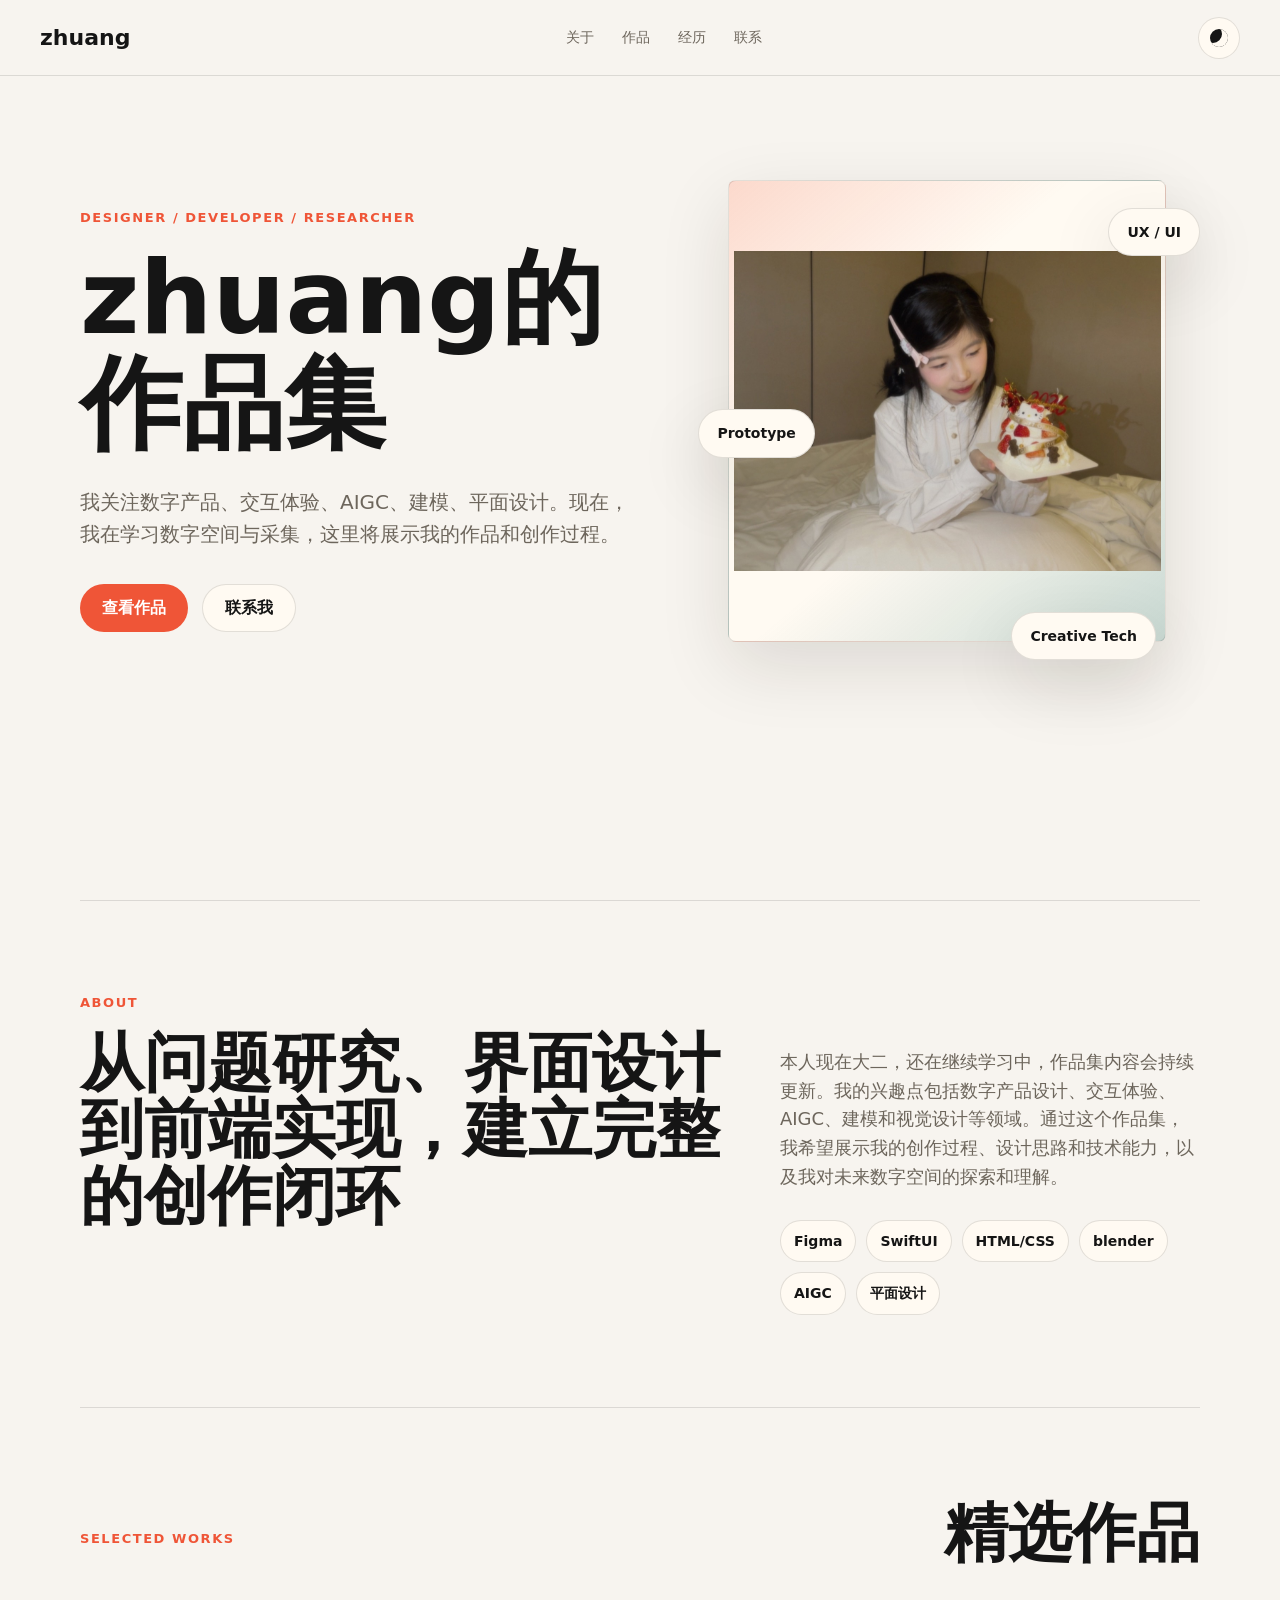
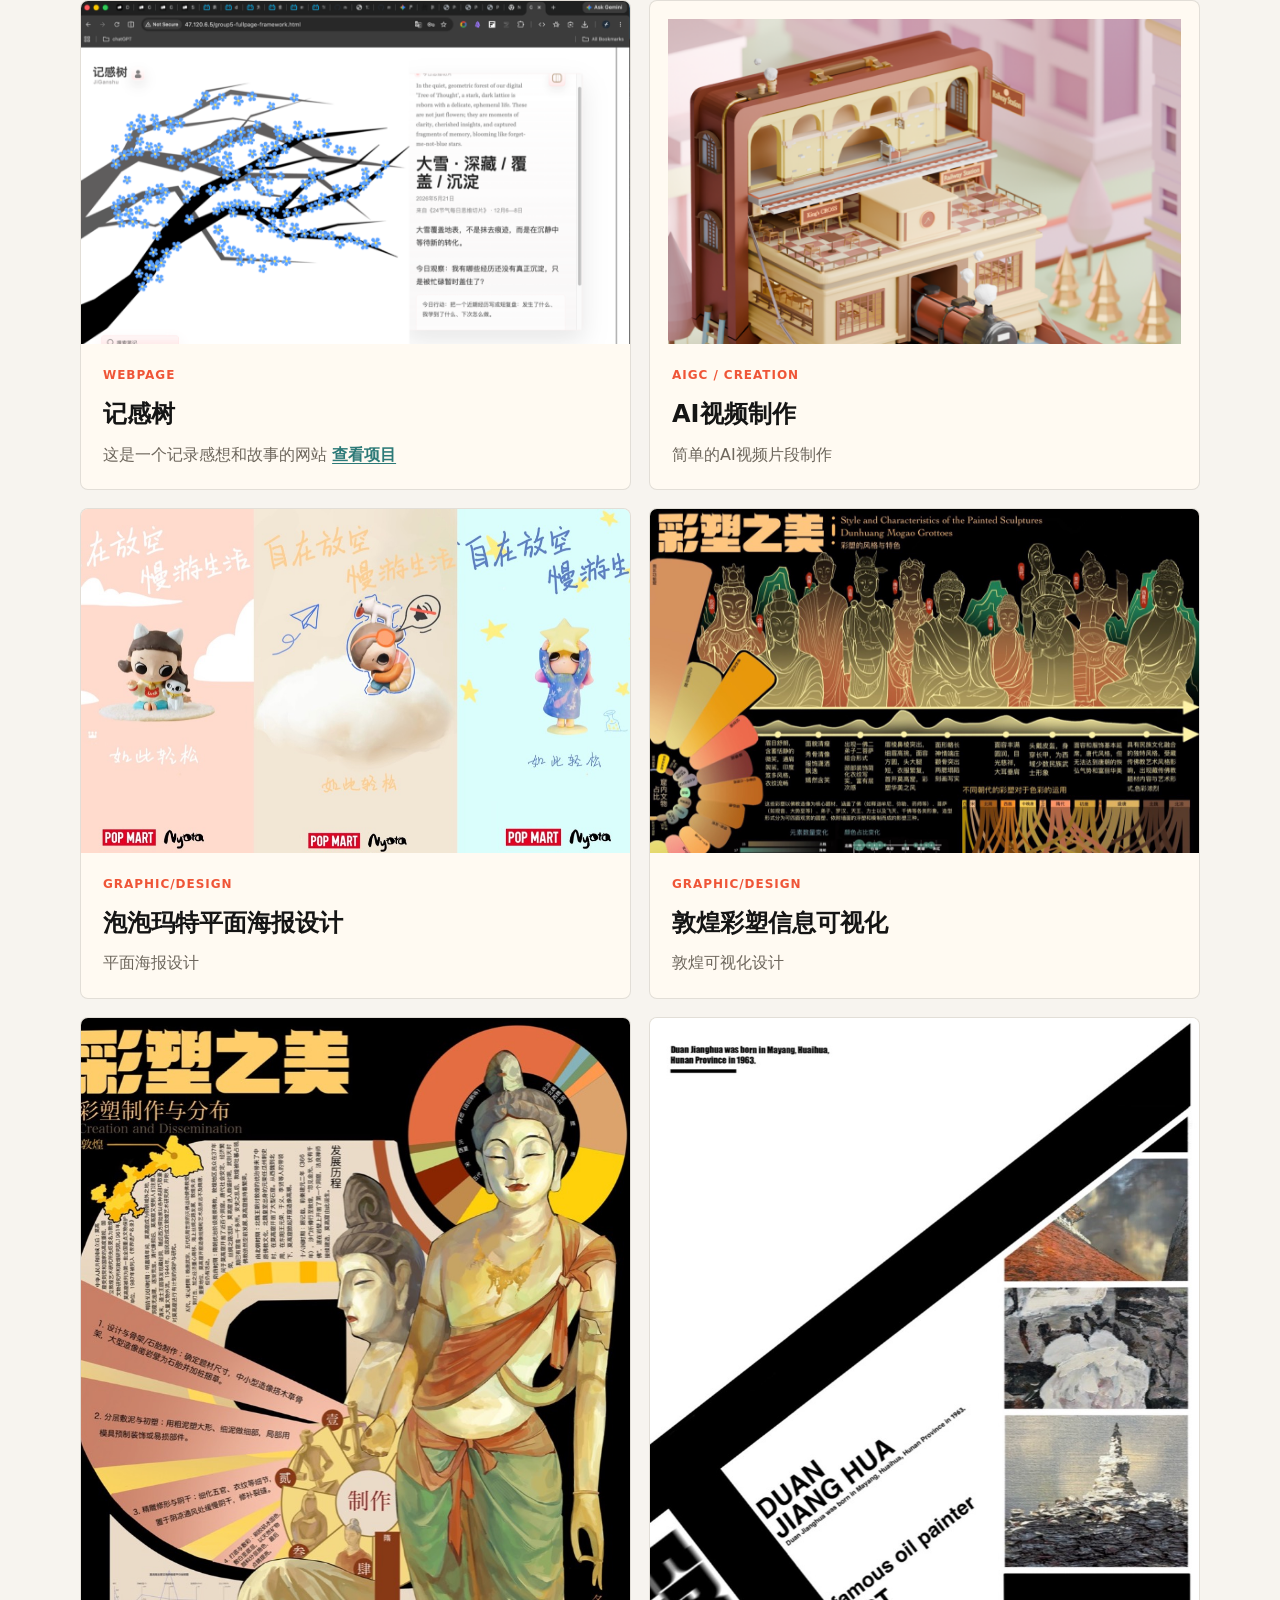
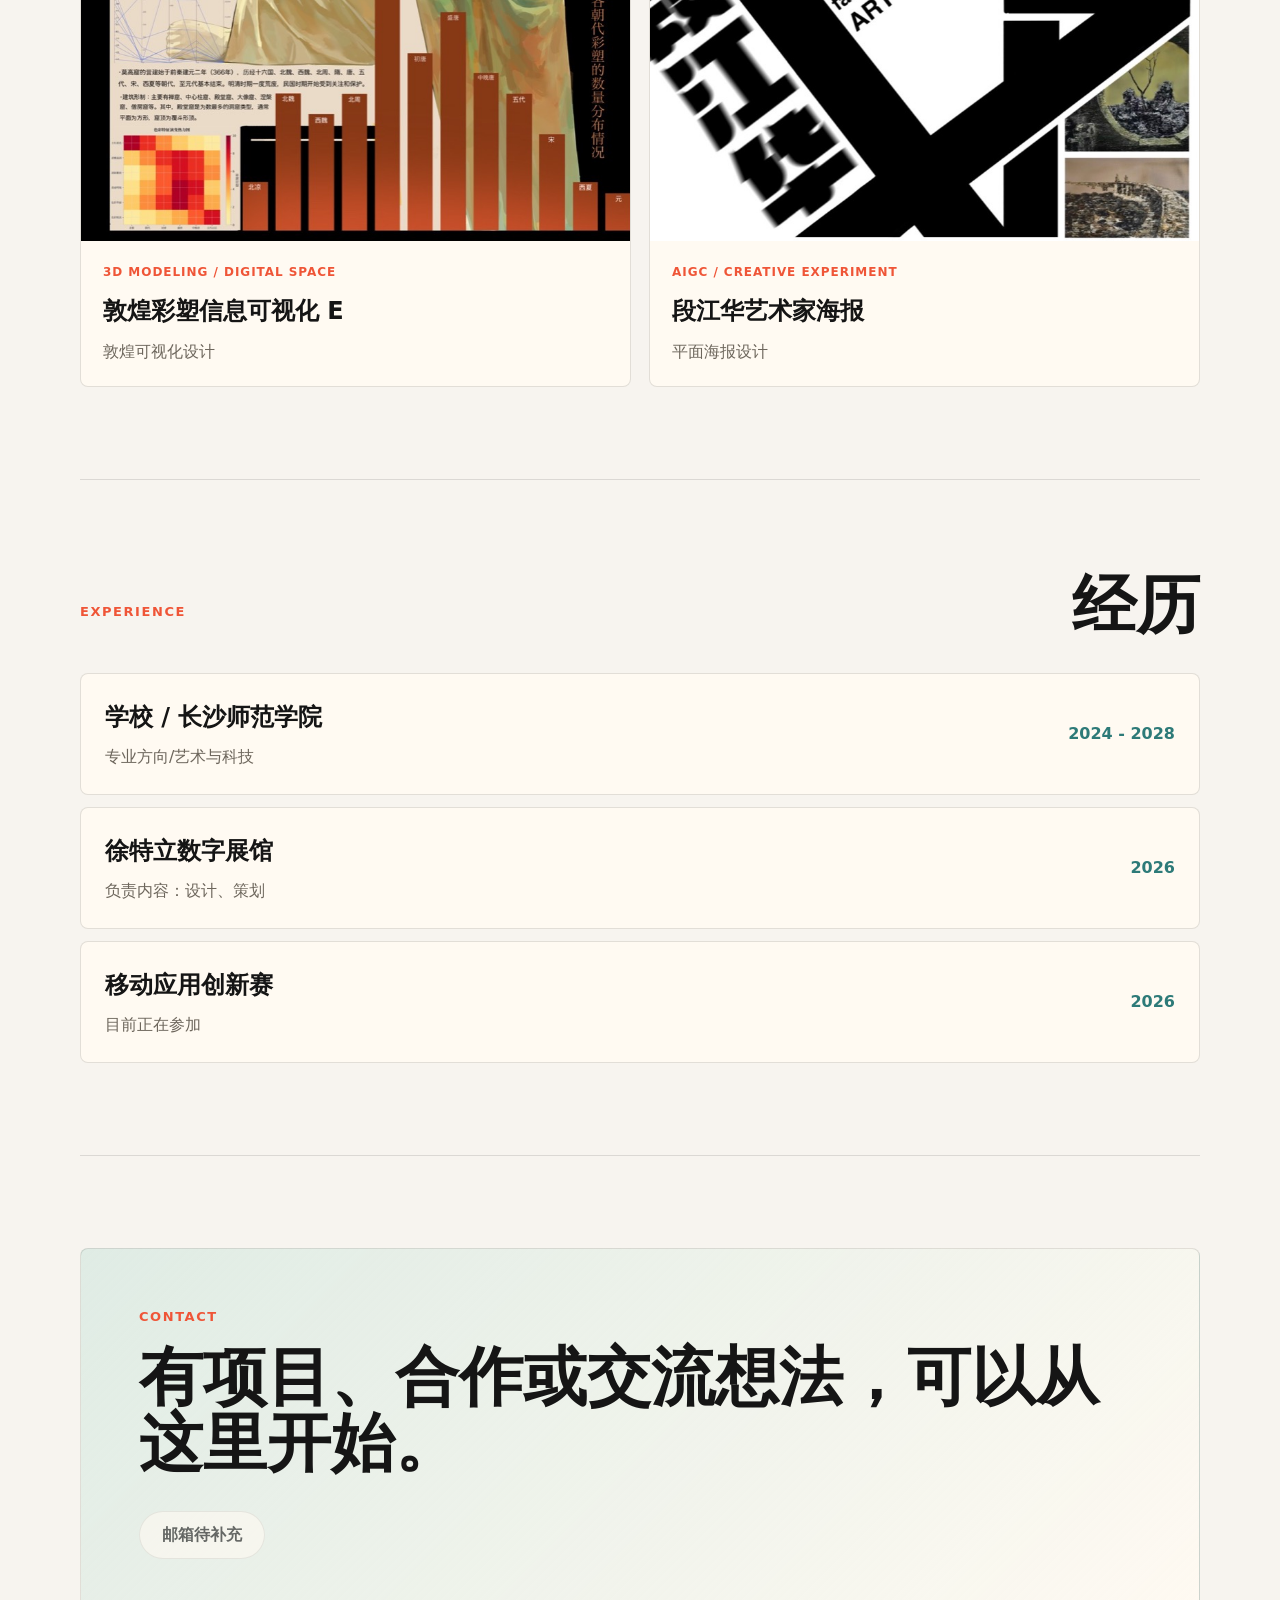
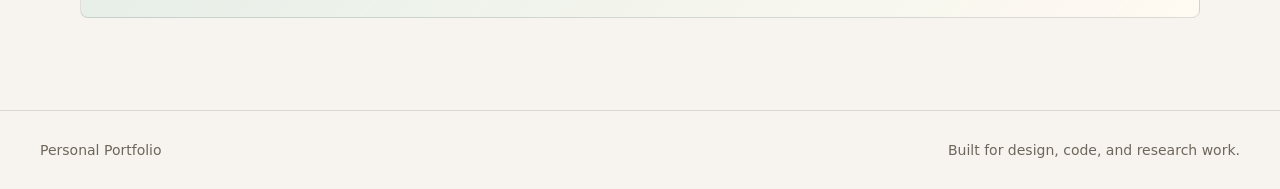
<file: index.html>
<!doctype html>
<html lang="zh-CN">
  <head>
    <meta charset="utf-8" />
    <meta name="viewport" content="width=device-width, initial-scale=1" />
    <meta
      name="description"
      content="个人作品集：展示设计、开发、研究、项目经历与联系方式。"
    />
    <title>zhuang的作品集</title>
    <script>
      let savedTheme = null;
      try {
        savedTheme = localStorage.getItem("theme");
      } catch {
        // Storage can be unavailable when the page is opened as a local file.
      }
      const prefersDark = window.matchMedia("(prefers-color-scheme: dark)").matches;
      document.documentElement.dataset.theme = savedTheme || (prefersDark ? "dark" : "light");
    </script>
    <link rel="stylesheet" href="./styles.css" />
  </head>
  <body>
    <header class="site-header">
      <a class="site-logo" href="#top" aria-label="回到首页">zhuang</a>
      <nav class="site-nav" id="siteNav" aria-label="主导航">
        <a href="#about">关于</a>
        <a href="#works">作品</a>
        <a href="#experience">经历</a>
        <a href="#contact">联系</a>
      </nav>
      <div class="header-actions">
        <button class="icon-button" id="themeToggle" type="button" aria-label="切换深浅色">
          <span class="theme-icon" aria-hidden="true"></span>
        </button>
        <button class="menu-button" id="menuToggle" type="button" aria-label="打开菜单" aria-expanded="false">
          <span></span>
          <span></span>
        </button>
      </div>
    </header>

    <main id="top">
      <section class="hero-section" data-reveal>
        <div class="page-shell hero-shell">
          <div class="hero-copy">
            <p class="section-kicker">Designer / Developer / Researcher</p>
            <h1>zhuang的作品集</h1>
            <p class="hero-lede">
              我关注数字产品、交互体验、AIGC、建模、平面设计。现在，我在学习数字空间与采集，这里将展示我的作品和创作过程。
            </p>
            <div class="hero-actions">
              <a class="button-primary" href="#works">查看作品</a>
              <a class="button-secondary" href="#contact">联系我</a>
            </div>
          </div>

          <div class="hero-visual" aria-label="作品集视觉预览">
            <div class="portrait-panel">
              <div class="portrait-placeholder">
                <img src="./images/IMG_0950.JPG" alt="" />
              </div>
            </div>
            <div class="floating-note note-top">UX / UI</div>
            <div class="floating-note note-mid">Prototype</div>
            <div class="floating-note note-bottom">Creative Tech</div>
          </div>
        </div>
      </section>

      <section class="page-shell intro-section" id="about" data-reveal>
        <p class="section-kicker">About</p>
        <div class="intro-grid">
          <h2>从问题研究、界面设计到前端实现，建立完整的创作闭环</h2>
          <div class="intro-copy">
            <p>
              本人现在大二，还在继续学习中，作品集内容会持续更新。我的兴趣点包括数字产品设计、交互体验、AIGC、建模和视觉设计等领域。通过这个作品集，我希望展示我的创作过程、设计思路和技术能力，以及我对未来数字空间的探索和理解。
            </p>
            <div class="skill-list" aria-label="技能列表">
              <span>Figma</span>
              <span>SwiftUI</span>
              <span>HTML/CSS</span>
              <span>blender</span>
              <span>AIGC</span>
              <span>平面设计</span>
            </div>
          </div>
        </div>
      </section>

      <section class="page-shell works-section" id="works" data-reveal>
        <div class="section-heading">
          <p class="section-kicker">Selected Works</p>
          <h2>精选作品</h2>
        </div>
        <div class="work-grid">
          <article class="work-card">
            <div class="work-media media-one">
              <img class="work-image-contain" src="./images/截屏2026-05-21 21.50.13.png" alt="记感树" />
            </div>
            <div class="work-body">
              <p class="work-type">Webpage</p>
              <h3>记感树</h3>
              <p>
                这是一个记录感想和故事的网站
                <a href="http://47.120.6.5/group5-fullpage-framework.html" target="_blank" rel="noreferrer">
                  查看项目
                </a>
              </p>
            </div>
          </article>
          <article class="work-card">
            <div class="work-media media-two">
              <img class="work-image-contain" src="./images/截屏2026-05-22 00.50.48.png" alt="AI视频制作画面" />
            </div>
            <div class="work-body">
              <p class="work-type">AIGC / Creation</p>
              <h3>AI视频制作</h3>
              <p>简单的AI视频片段制作</p>
            </div>
          </article>
          <article class="work-card">
            <div class="work-media media-three">
              <img class="work-image-contain" src="./images/IMG_2628.JPG" alt="泡泡玛特平面海报设计" />
            </div>
            <div class="work-body">
              <p class="work-type">graphic/design</p>
              <h3>泡泡玛特平面海报设计</h3>
              <p>平面海报设计</p>
            </div>
          </article>
          <article class="work-card">
            <div class="work-media media-four">
              <img class="work-image-contain" src="./images/5C144BD5-4DB9-4030-8036-517AC7D3F79B.jpeg" alt="敦煌彩塑信息可视化" />
            </div>
            <div class="work-body">
              <p class="work-type">graphic/design</p>
              <h3>敦煌彩塑信息可视化</h3>
              <p>敦煌可视化设计</p>
            </div>
          </article>
          <article class="work-card">
            <div class="work-media tall-card media-five">
              <img class="work-image-contain" src="./images/D2A4BFF8-AB7C-43FE-9702-98AA0DE1B77E.jpeg" alt="敦煌彩塑信息可视化 E" />
            </div>
            <div class="work-body">
              <p class="work-type">3D Modeling / Digital Space</p>
              <h3>敦煌彩塑信息可视化 E</h3>
              <p>敦煌可视化设计</p>
            </div>
          </article>
          <article class="work-card">
            <div class="work-media tall-card media-six">
              <img class="work-image-contain" src="./images/2C769ECE-743D-49F3-A735-CD9514B22B3F.jpeg" alt="段江华艺术家海报" />
            </div>
            <div class="work-body">
              <p class="work-type">AIGC / Creative Experiment</p>
              <h3>段江华艺术家海报</h3>
              <p>平面海报设计</p>
            </div>
          </article>
        </div>
      </section>

      <section class="page-shell experience-section" id="experience" data-reveal>
        <div class="section-heading">
          <p class="section-kicker">Experience</p>
          <h2>经历</h2>
        </div>
        <div class="timeline-list">
          <article class="timeline-item">
            <div>
              <h3>学校 / 长沙师范学院</h3>
              <p>专业方向/艺术与科技</p>
            </div>
            <time>2024 - 2028</time>
          </article>
          <article class="timeline-item">
            <div>
              <h3>徐特立数字展馆</h3>
              <p>负责内容：设计、策划</p>
            </div>
            <time>2026</time>
          </article>
          <article class="timeline-item">
            <div>
              <h3>移动应用创新赛</h3>
              <p>目前正在参加</p>
            </div>
            <time>2026</time>
          </article>
        </div>
      </section>


      <section class="page-shell contact-section" id="contact" data-reveal>
        <div class="contact-panel">
          <p class="section-kicker">Contact</p>
          <h2>有项目、合作或交流想法，可以从这里开始。</h2>
          <div class="contact-actions">
            <button class="copy-button" type="button" disabled>
              邮箱待补充
            </button>
          </div>
        </div>
      </section>
    </main>

    <footer class="site-footer">
      <span>Personal Portfolio</span>
      <span>Built for design, code, and research work.</span>
    </footer>

    <script src="./script.js"></script>
  </body>
</html>
</file>
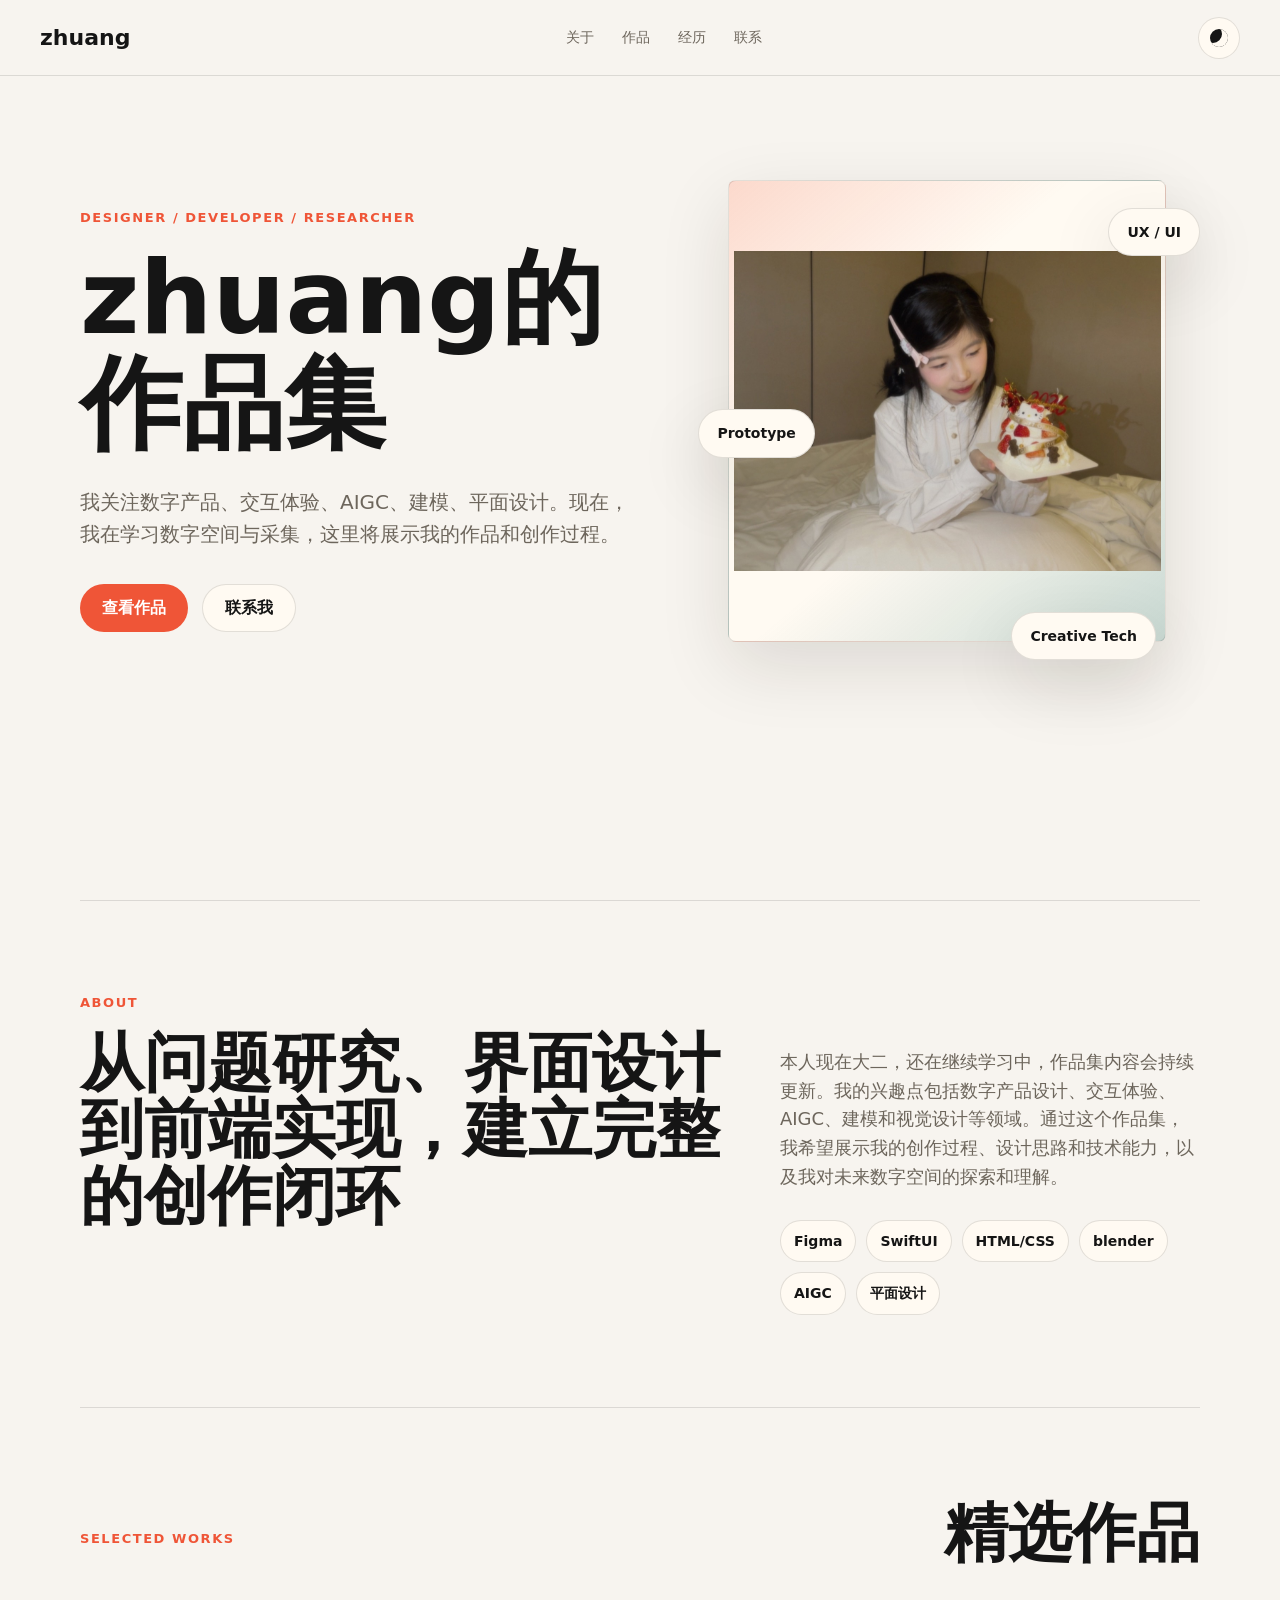
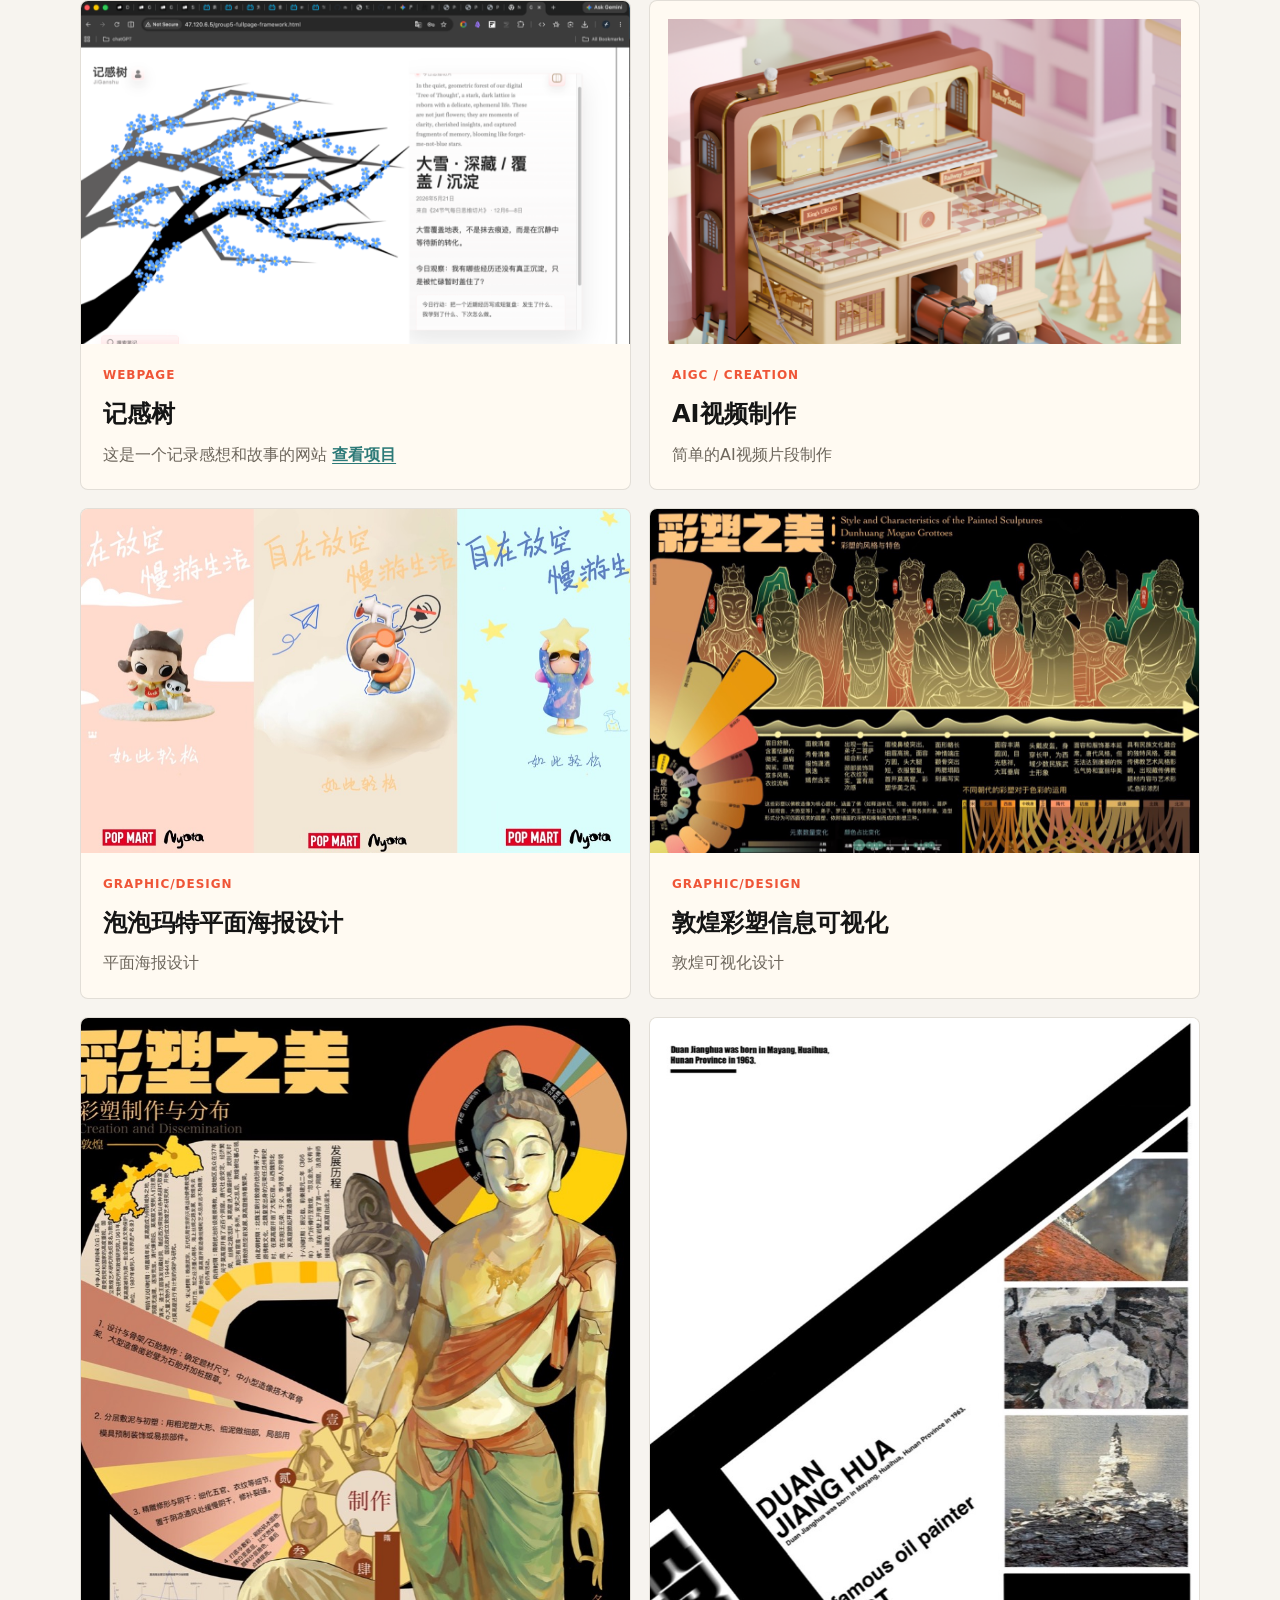
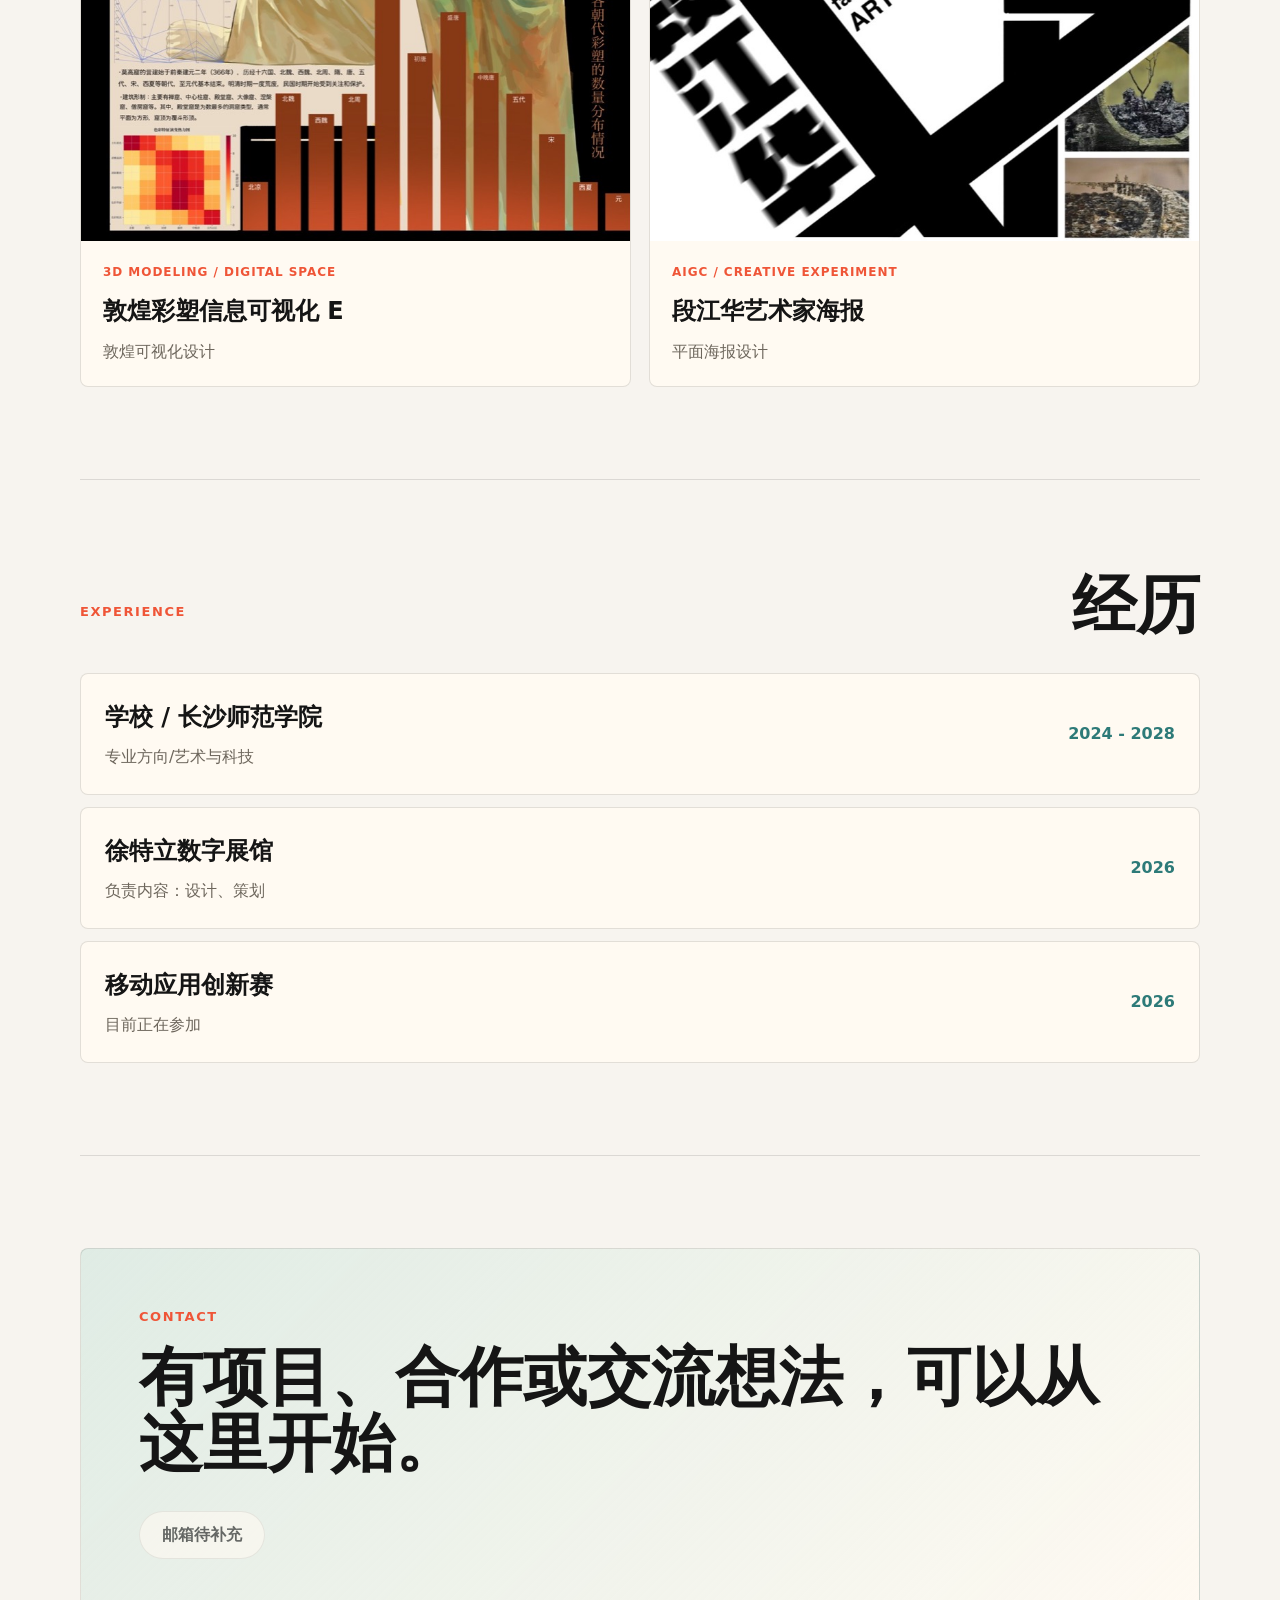
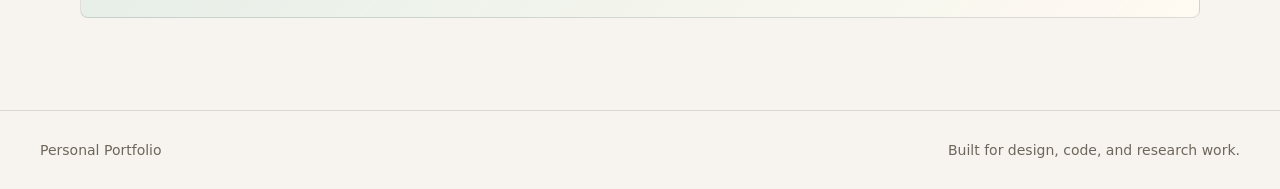
<file: zpj.html>
<!doctype html>
<html lang="zh-CN">
  <head>
    <meta charset="utf-8" />
    <meta name="viewport" content="width=device-width, initial-scale=1" />
    <meta
      name="description"
      content="个人作品集：展示设计、开发、研究、项目经历与联系方式。"
    />
    <title>zhuang的作品集</title>
    <script>
      const savedTheme = localStorage.getItem("theme");
      const prefersDark = window.matchMedia("(prefers-color-scheme: dark)").matches;
      document.documentElement.dataset.theme = savedTheme || (prefersDark ? "dark" : "light");
    </script>
    <link rel="stylesheet" href="./styles.css" />
  </head>
  <body>
    <header class="site-header">
      <a class="site-logo" href="#top" aria-label="回到首页">zhuang</a>
      <nav class="site-nav" id="siteNav" aria-label="主导航">
        <a href="#about">关于</a>
        <a href="#works">作品</a>
        <a href="#experience">经历</a>
        <a href="#contact">联系</a>
      </nav>
      <div class="header-actions">
        <button class="icon-button" id="themeToggle" type="button" aria-label="切换深浅色">
          <span class="theme-icon" aria-hidden="true"></span>
        </button>
        <button class="menu-button" id="menuToggle" type="button" aria-label="打开菜单" aria-expanded="false">
          <span></span>
          <span></span>
        </button>
      </div>
    </header>

    <main id="top">
      <section class="hero-section" data-reveal>
        <div class="page-shell hero-shell">
          <div class="hero-copy">
            <p class="section-kicker">Designer / Developer / Researcher</p>
            <h1>zhuang的作品集</h1>
            <p class="hero-lede">
              我关注数字产品、交互体验、AIGC、建模、平面设计。现在，我在学习数字空间与采集，这里将展示我的作品和创作过程。
            </p>
            <div class="hero-actions">
              <a class="button-primary" href="#works">查看作品</a>
              <a class="button-secondary" href="#contact">联系我</a>
            </div>
          </div>

          <div class="hero-visual" aria-label="作品集视觉预览">
            <div class="portrait-panel">
              <div class="portrait-placeholder">
                <img src="./images/IMG_0950.JPG" alt="" />
              </div>
            </div>
            <div class="floating-note note-top">UX / UI</div>
            <div class="floating-note note-mid">Prototype</div>
            <div class="floating-note note-bottom">Creative Tech</div>
          </div>
        </div>
      </section>

      <section class="page-shell intro-section" id="about" data-reveal>
        <p class="section-kicker">About</p>
        <div class="intro-grid">
          <h2>从问题研究、界面设计到前端实现，建立完整的创作闭环</h2>
          <div class="intro-copy">
            <p>
              本人现在大二，还在继续学习中，作品集内容会持续更新。我的兴趣点包括数字产品设计、交互体验、AIGC、建模和视觉设计等领域。通过这个作品集，我希望展示我的创作过程、设计思路和技术能力，以及我对未来数字空间的探索和理解。
            </p>
            <div class="skill-list" aria-label="技能列表">
              <span>Figma</span>
              <span>SwiftUI</span>
              <span>HTML/CSS</span>
              <span>blender</span>
              <span>AIGC</span>
              <span>平面设计</span>
            </div>
          </div>
        </div>
      </section>

      <section class="page-shell works-section" id="works" data-reveal>
        <div class="section-heading">
          <p class="section-kicker">Selected Works</p>
          <h2>精选作品</h2>
        </div>
        <div class="work-grid">
          <article class="work-card">
            <div class="work-media media-one">
              <img class="work-image-contain" src="./images/截屏2026-05-21 21.50.13.png" alt="记感树" />
            </div>
            <div class="work-body">
              <p class="work-type">Webpage</p>
              <h3>记感树</h3>
              <p>
                这是一个记录感想和故事的网站
                <a href="http://47.120.6.5/group5-fullpage-framework.html" target="_blank" rel="noreferrer">
                  查看项目
                </a>
              </p>
            </div>
          </article>
          <article class="work-card">
            <div class="work-media media-two">
              <img class="work-image-contain" src="./images/截屏2026-05-22 00.50.48.png" alt="AI视频制作画面" />
            </div>
            <div class="work-body">
              <p class="work-type">AIGC / Creation</p>
              <h3>AI视频制作</h3>
              <p>简单的AI视频片段制作</p>
            </div>
          </article>
          <article class="work-card">
            <div class="work-media media-three">
              <img class="work-image-contain" src="./images/IMG_2628.JPG" alt="泡泡玛特平面海报设计" />
            </div>
            <div class="work-body">
              <p class="work-type">graphic/design</p>
              <h3>泡泡玛特平面海报设计</h3>
              <p>平面海报设计</p>
            </div>
          </article>
          <article class="work-card">
            <div class="work-media media-four">
              <img class="work-image-contain" src="./images/5C144BD5-4DB9-4030-8036-517AC7D3F79B.jpeg" alt="敦煌彩塑信息可视化" />
            </div>
            <div class="work-body">
              <p class="work-type">graphic/design</p>
              <h3>敦煌彩塑信息可视化</h3>
              <p>敦煌可视化设计</p>
            </div>
          </article>
          <article class="work-card">
            <div class="work-media tall-card media-five">
              <img class="work-image-contain" src="./images/D2A4BFF8-AB7C-43FE-9702-98AA0DE1B77E.jpeg" alt="敦煌彩塑信息可视化 E" />
            </div>
            <div class="work-body">
              <p class="work-type">3D Modeling / Digital Space</p>
              <h3>敦煌彩塑信息可视化 E</h3>
              <p>敦煌可视化设计</p>
            </div>
          </article>
          <article class="work-card">
            <div class="work-media tall-card media-six">
              <img class="work-image-contain" src="./images/2C769ECE-743D-49F3-A735-CD9514B22B3F.jpeg" alt="段江华艺术家海报" />
            </div>
            <div class="work-body">
              <p class="work-type">AIGC / Creative Experiment</p>
              <h3>段江华艺术家海报</h3>
              <p>平面海报设计</p>
            </div>
          </article>
        </div>
      </section>

      <section class="page-shell experience-section" id="experience" data-reveal>
        <div class="section-heading">
          <p class="section-kicker">Experience</p>
          <h2>经历</h2>
        </div>
        <div class="timeline-list">
          <article class="timeline-item">
            <div>
              <h3>学校 / 长沙师范学院</h3>
              <p>专业方向/艺术与科技</p>
            </div>
            <time>2024 - 2028</time>
          </article>
          <article class="timeline-item">
            <div>
              <h3>徐特立数字展馆</h3>
              <p>负责内容：设计、策划</p>
            </div>
            <time>2026</time>
          </article>
          <article class="timeline-item">
            <div>
              <h3>移动应用创新赛</h3>
              <p>目前正在参加</p>
            </div>
            <time>2026</time>
          </article>
        </div>
      </section>


      <section class="page-shell contact-section" id="contact" data-reveal>
        <div class="contact-panel">
          <p class="section-kicker">Contact</p>
          <h2>有项目、合作或交流想法，可以从这里开始。</h2>
          <div class="contact-actions">
            <button class="copy-button" type="button" disabled>
              邮箱待补充
            </button>
          </div>
        </div>
      </section>
    </main>

    <footer class="site-footer">
      <span>Personal Portfolio</span>
      <span>Built for design, code, and research work.</span>
    </footer>

    <script src="./script.js"></script>
  </body>
</html>
</file>
<file: styles.css>
:root {
  color-scheme: light;
  --bg: #f7f4ef;
  --panel: #fffaf2;
  --text: #151515;
  --muted: #6d665c;
  --line: rgba(21, 21, 21, 0.12);
  --strong: #ef5537;
  --strong-ink: #ffffff;
  --accent: #2d7a78;
  --accent-soft: #cce3dc;
  --blue: #5b77d8;
  --shadow: 0 24px 70px rgba(30, 26, 20, 0.12);
}

[data-theme="dark"] {
  color-scheme: dark;
  --bg: #121416;
  --panel: #1c2023;
  --text: #f5f1eb;
  --muted: #b7afa4;
  --line: rgba(245, 241, 235, 0.14);
  --strong: #ff765f;
  --strong-ink: #16100d;
  --accent: #78c8bd;
  --accent-soft: #243b39;
  --blue: #91a4ff;
  --shadow: 0 24px 80px rgba(0, 0, 0, 0.36);
}

* {
  box-sizing: border-box;
}

html {
  scroll-behavior: smooth;
}

body {
  margin: 0;
  background: var(--bg);
  color: var(--text);
  font-family:
    Inter, ui-sans-serif, system-ui, -apple-system, BlinkMacSystemFont, "Segoe UI",
    sans-serif;
  line-height: 1.6;
}

a {
  color: inherit;
  text-decoration: none;
}

button {
  color: inherit;
  font: inherit;
}

.site-header {
  position: sticky;
  top: 0;
  z-index: 20;
  display: flex;
  align-items: center;
  justify-content: space-between;
  min-height: 76px;
  padding: 0 40px;
  border-bottom: 1px solid var(--line);
  background: color-mix(in srgb, var(--bg) 86%, transparent);
  backdrop-filter: blur(18px);
}

.site-logo {
  font-size: 22px;
  font-weight: 800;
  letter-spacing: 0;
}

.site-nav {
  display: flex;
  align-items: center;
  gap: 28px;
  color: var(--muted);
  font-size: 14px;
}

.site-nav a {
  transition:
    color 160ms ease,
    transform 160ms ease;
}

.site-nav a:hover {
  color: var(--text);
  transform: translateY(-1px);
}

.header-actions {
  display: flex;
  align-items: center;
  gap: 10px;
}

.icon-button,
.menu-button {
  display: grid;
  width: 42px;
  height: 42px;
  place-items: center;
  border: 1px solid var(--line);
  border-radius: 999px;
  background: var(--panel);
  cursor: pointer;
}

.theme-icon {
  width: 18px;
  height: 18px;
  border-radius: 50%;
  background: var(--text);
  box-shadow: inset -6px -4px 0 var(--panel);
}

.menu-button {
  display: none;
}

.menu-button span {
  width: 18px;
  height: 2px;
  background: var(--text);
}

.page-shell {
  width: min(1120px, calc(100% - 48px));
  margin: 0 auto;
}

.hero-section {
  min-height: calc(100vh - 76px);
  padding: 74px 0 64px;
}

.hero-shell {
  display: grid;
  grid-template-columns: minmax(0, 1.05fr) minmax(320px, 0.95fr);
  gap: 64px;
  align-items: center;
}

.section-kicker {
  margin: 0 0 16px;
  color: var(--strong);
  font-size: 13px;
  font-weight: 800;
  letter-spacing: 0.12em;
  text-transform: uppercase;
}

.hero-copy h1,
.intro-grid h2,
.section-heading h2,
.contact-panel h2 {
  margin: 0;
  line-height: 1.04;
  letter-spacing: 0;
}

.hero-copy h1 {
  max-width: 680px;
  font-size: clamp(56px, 8vw, 112px);
}

.hero-lede {
  max-width: 600px;
  margin: 28px 0 0;
  color: var(--muted);
  font-size: 20px;
}

.hero-actions,
.contact-actions {
  display: flex;
  flex-wrap: wrap;
  gap: 14px;
  margin-top: 34px;
}

.button-primary,
.button-secondary,
.copy-button {
  display: inline-flex;
  min-height: 48px;
  align-items: center;
  justify-content: center;
  border-radius: 999px;
  padding: 0 22px;
  font-weight: 800;
}

.button-primary {
  background: var(--strong);
  color: var(--strong-ink);
}

.button-secondary,
.copy-button {
  border: 1px solid var(--line);
  background: var(--panel);
  color: var(--text);
}

.copy-button {
  cursor: pointer;
}

.copy-button:disabled {
  cursor: not-allowed;
  opacity: 0.62;
}

.hero-visual {
  position: relative;
  min-height: 540px;
}

.portrait-panel {
  position: absolute;
  inset: 30px 34px 48px 30px;
  overflow: hidden;
  border: 1px solid var(--line);
  border-radius: 8px;
  background:
    linear-gradient(140deg, rgba(239, 85, 55, 0.2), transparent 35%),
    linear-gradient(320deg, rgba(45, 122, 120, 0.26), transparent 42%),
    var(--panel);
  box-shadow: var(--shadow);
}

.portrait-placeholder {
  display: grid;
  width: 100%;
  height: 100%;
  place-items: center;
  color: color-mix(in srgb, var(--text) 18%, transparent);
  font-size: 72px;
  font-weight: 900;
}

.portrait-placeholder img {
  width: 98%;
  height: auto;
  max-height: 108%;
  object-fit: contain;
  display: block;
}

.floating-note {
  position: absolute;
  border: 1px solid var(--line);
  border-radius: 999px;
  background: var(--panel);
  box-shadow: var(--shadow);
  padding: 12px 18px;
  color: var(--text);
  font-size: 14px;
  font-weight: 800;
}

.note-top {
  top: 58px;
  right: 0;
}

.note-mid {
  left: 0;
  top: 48%;
}

.note-bottom {
  right: 44px;
  bottom: 30px;
}

.intro-section,
.works-section,
.experience-section,
.honors-section,
.contact-section {
  padding: 92px 0;
  border-top: 1px solid var(--line);
}

.intro-grid {
  display: grid;
  grid-template-columns: minmax(0, 1fr) minmax(280px, 420px);
  gap: 54px;
}

.intro-grid h2,
.section-heading h2,
.contact-panel h2 {
  font-size: clamp(34px, 5vw, 64px);
}

.intro-copy {
  color: var(--muted);
  font-size: 18px;
}

.skill-list {
  display: flex;
  flex-wrap: wrap;
  gap: 10px;
  margin-top: 28px;
}

.skill-list span {
  border: 1px solid var(--line);
  border-radius: 999px;
  background: var(--panel);
  padding: 9px 13px;
  color: var(--text);
  font-size: 14px;
  font-weight: 700;
}

.section-heading {
  display: flex;
  align-items: end;
  justify-content: space-between;
  margin-bottom: 34px;
}

.work-grid {
  display: grid;
  grid-template-columns: repeat(2, minmax(0, 1fr));
  gap: 18px;
}

.work-card,
.honor-card,
.timeline-item,
.contact-panel {
  border: 1px solid var(--line);
  border-radius: 8px;
  background: var(--panel);
}

.work-card {
  overflow: hidden;
}

.work-media {
  display: grid;
  aspect-ratio: 16 / 10;
  place-items: start;
  padding: 18px;
}

.work-media.tall-card {
  aspect-ratio: 2 / 3; /* 竖版海报比例，你可以改成 4/3、1/1、9/16 都行 */
}

.work-media span {
  border-radius: 999px;
  background: rgba(255, 255, 255, 0.72);
  padding: 7px 11px;
  color: #151515;
  font-weight: 900;
}

.media-one {
  padding: 0;
  overflow: hidden;
}

.media-one img {
  width: 100%;
  height: 100%;
  object-fit: cover;
  display: block;
}

.media-two {
  place-items: center;
  padding: 18px;
  overflow: hidden;
}

.media-two img {
  width: auto;
  height: auto;
  max-width: 100%;
  max-height: 100%;
  object-fit: contain;
  display: block;
}

.media-three {
  padding: 0;
  overflow: hidden;
}

.media-three img {
  width: 100%;
  height: 100%;
  object-fit: cover;
  display: block;
}

.media-four {
  padding: 0;
  overflow: hidden;
}

.media-four img {
  width: 100%;
  height: 100%;
  object-fit: contain;
  display: block;
}

.media-five {
  padding: 0;
  overflow: hidden;
}

.media-five img {
  width: 100%;
  height: 100%;
  object-fit: cover;
  display: block;
}

.media-six {
  padding: 0;
  overflow: hidden;
}

.media-six img {
  width: 100%;
  height: 100%;
  object-fit: contain;
  display: block;
}

.work-body {
  padding: 22px;
}

.work-type {
  margin: 0 0 10px;
  color: var(--strong);
  font-size: 12px;
  font-weight: 900;
  letter-spacing: 0.08em;
  text-transform: uppercase;
}

.work-body h3,
.timeline-item h3,
.honor-card h3 {
  margin: 0;
  font-size: 24px;
}

.work-body p:not(.work-type),
.timeline-item p,
.honor-card p {
  margin: 8px 0 0;
  color: var(--muted);
}

.work-body a {
  color: var(--accent);
  font-weight: 800;
  text-decoration: underline;
  text-underline-offset: 3px;
}

.timeline-list {
  display: grid;
  gap: 12px;
}

.timeline-item {
  display: flex;
  align-items: center;
  justify-content: space-between;
  gap: 24px;
  padding: 24px;
}

.timeline-item time {
  flex: 0 0 auto;
  color: var(--accent);
  font-weight: 900;
}

.honor-grid {
  display: grid;
  grid-template-columns: repeat(3, minmax(0, 1fr));
  gap: 14px;
}

.honor-card {
  min-height: 178px;
  padding: 24px;
}

.contact-panel {
  padding: clamp(28px, 6vw, 58px);
  background:
    linear-gradient(135deg, color-mix(in srgb, var(--accent-soft) 62%, transparent), transparent),
    var(--panel);
}

.site-footer {
  display: flex;
  justify-content: space-between;
  gap: 18px;
  padding: 28px 40px;
  border-top: 1px solid var(--line);
  color: var(--muted);
  font-size: 14px;
}

[data-reveal] {
  opacity: 0;
  transform: translateY(22px);
  transition:
    opacity 600ms ease,
    transform 600ms ease;
}

[data-reveal].is-visible {
  opacity: 1;
  transform: translateY(0);
}

@media (max-width: 860px) {
  .site-header {
    padding: 0 22px;
  }

  .menu-button {
    display: grid;
  }

  .site-nav {
    position: fixed;
    top: 76px;
    right: 18px;
    left: 18px;
    display: none;
    flex-direction: column;
    align-items: stretch;
    gap: 0;
    border: 1px solid var(--line);
    border-radius: 8px;
    background: var(--panel);
    box-shadow: var(--shadow);
    padding: 8px;
  }

  .site-nav.is-open {
    display: flex;
  }

  .site-nav a {
    padding: 14px 12px;
  }

  .hero-shell,
  .intro-grid {
    grid-template-columns: 1fr;
  }

  .hero-section {
    padding-top: 48px;
  }

  .hero-visual {
    min-height: 420px;
  }

  .work-grid,
  .honor-grid {
    grid-template-columns: 1fr;
  }

  .section-heading,
  .timeline-item,
  .site-footer {
    align-items: flex-start;
    flex-direction: column;
  }

}

@media (max-width: 520px) {
  .page-shell {
    width: min(100% - 30px, 1120px);
  }

  .hero-copy h1 {
    font-size: 42px;
  }

  .hero-lede,
  .intro-copy {
    font-size: 16px;
  }

  .portrait-panel {
    inset: 20px 0 42px;
  }

  .hero-visual {
    min-height: 360px;
  }

  .work-body h3,
  .timeline-item h3,
  .honor-card h3 {
    font-size: 21px;
  }

  .floating-note {
    font-size: 12px;
  }
}
</file>
